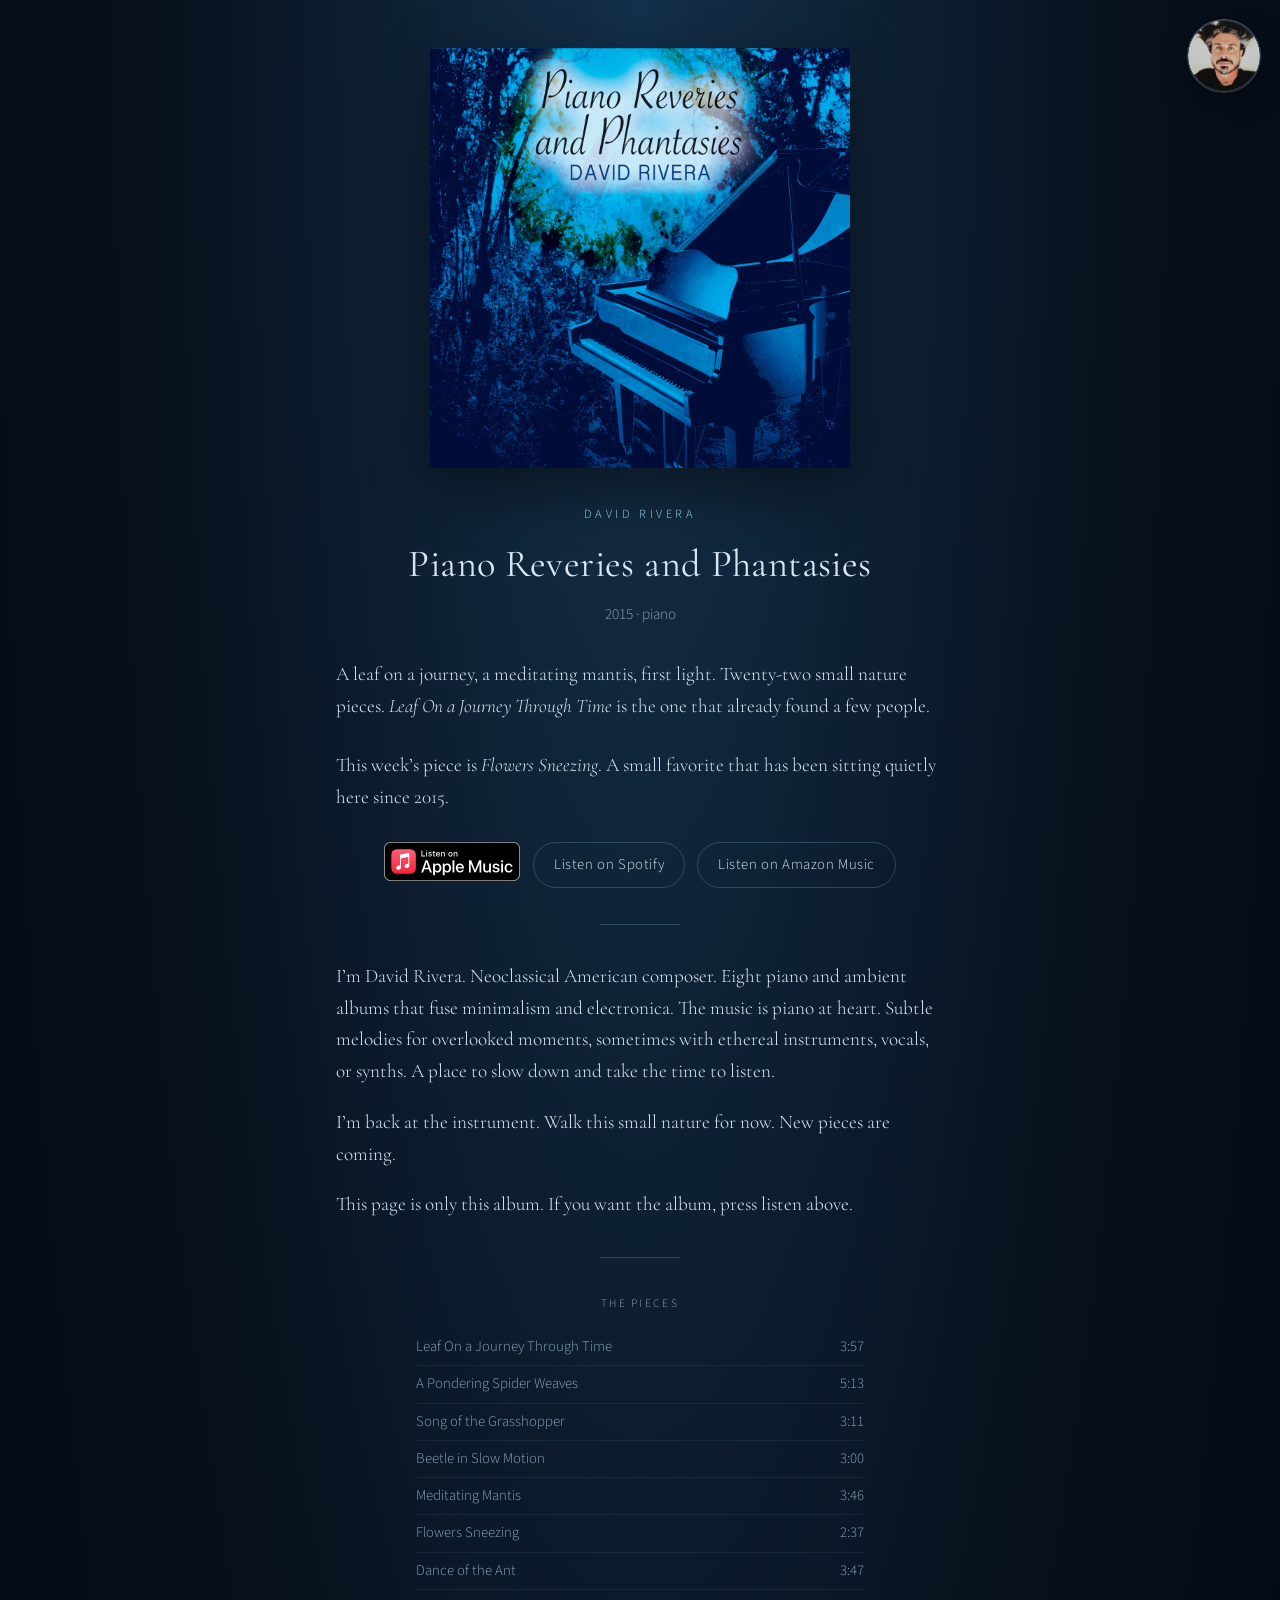
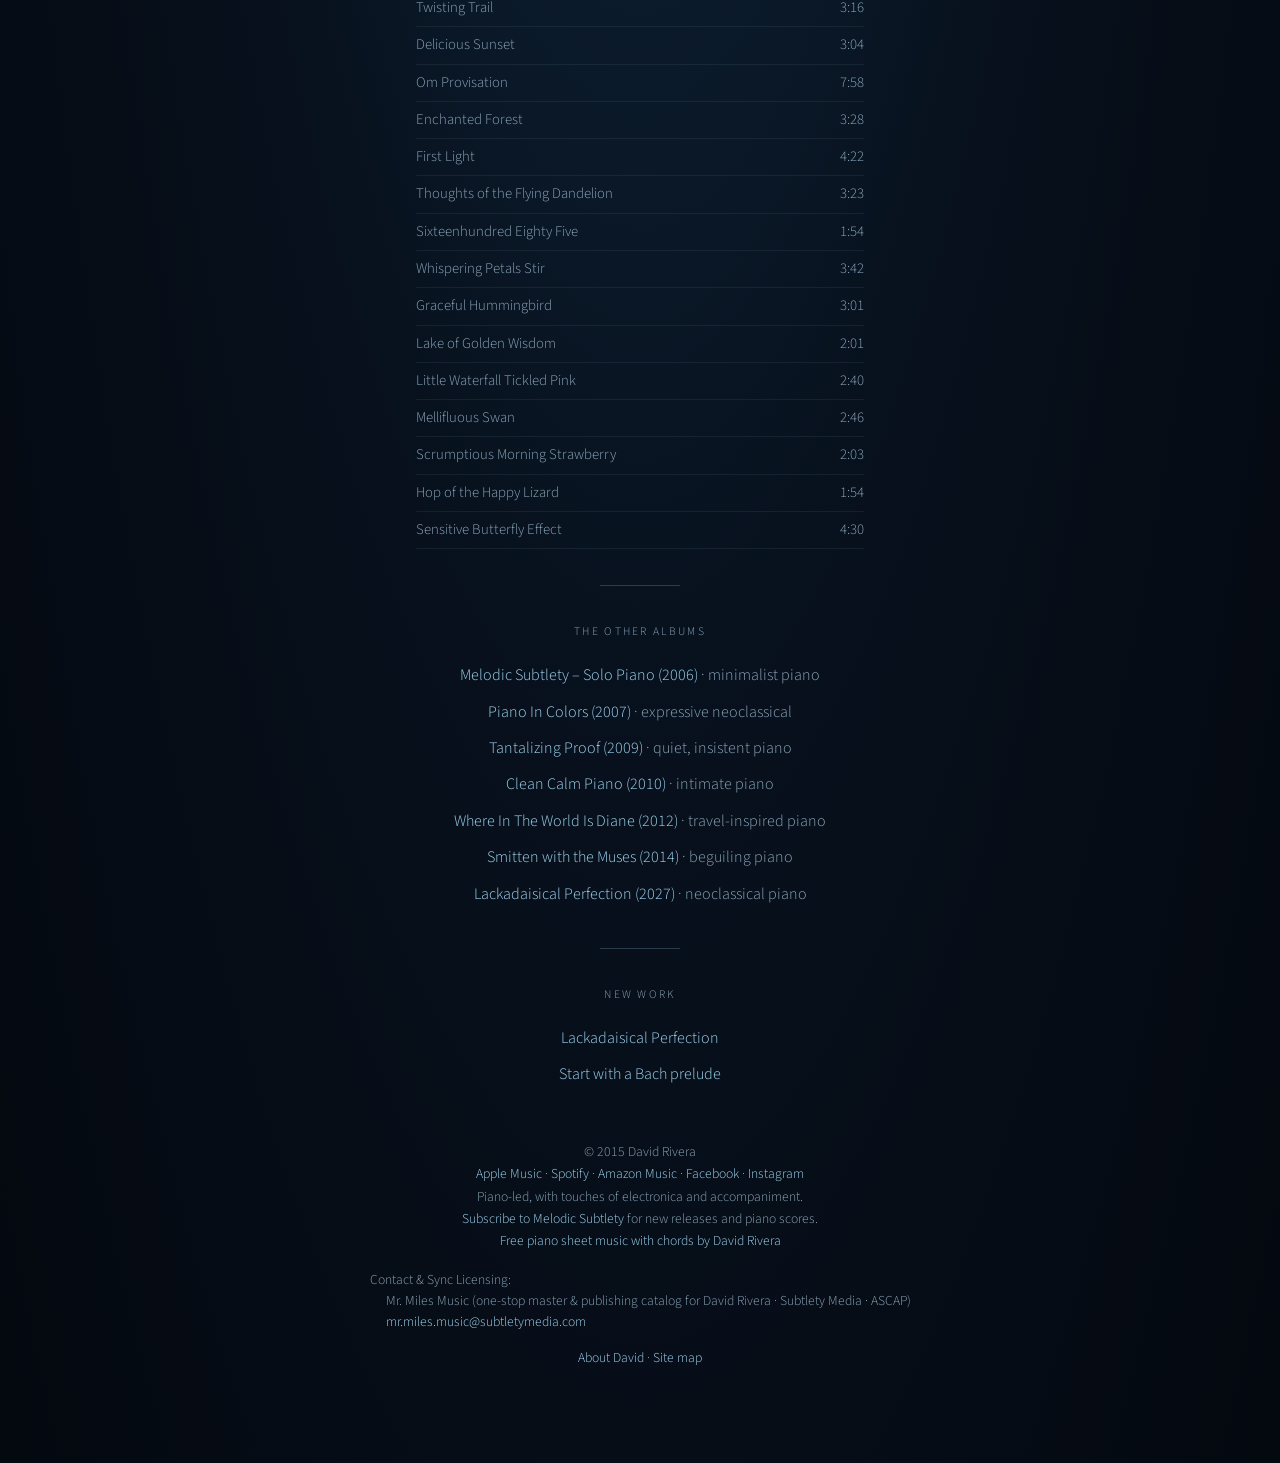
<file: index.html>
<!DOCTYPE html>
<html lang="en">
<head>
<meta charset="utf-8">
<link rel="sitemap" type="application/xml" title="Sitemap" href="/sitemap.xml">
<meta name="google-site-verification" content="2uWduGOjH4iI0aQv9qp-Reoj5HKkmGQ1-oBqHUxMhzQ">
<meta name="viewport" content="width=device-width, initial-scale=1">
<link rel="icon" href="/favicon.ico" sizes="any">
<link rel="icon" href="/favicon.svg" type="image/svg+xml">
<link rel="icon" type="image/png" sizes="32x32" href="/favicon-32.png">
<link rel="apple-touch-icon" href="/apple-touch-icon.png">
<title>Piano Pieces for Reading | Piano Reveries</title>
<meta name="description" content="Piano pieces for reading, journaling, a rainy afternoon, or drifting off to sleep. Twenty-two short nature pieces; start with Leaf On a Journey Through Time.">
<link rel="canonical" href="https://pianoreveries.com/">
<meta property="og:type" content="music.album">
<meta property="og:site_name" content="David Rivera">
<meta property="og:title" content="Piano Pieces for Reading | Piano Reveries">
<meta property="og:description" content="Piano pieces for reading, journaling, and drifting off to sleep. Twenty-two short nature pieces. Start with Leaf On a Journey Through Time.">
<meta property="og:url" content="https://pianoreveries.com/">
<meta property="og:image" content="https://pianoreveries.com/assets/piano-reveries-cover.jpg">
<meta property="og:image:width" content="1200">
<meta property="og:image:height" content="1200">
<meta property="og:image:alt" content="Cover of Piano Reveries and Phantasies: a piano in a blue forest">
<meta property="music:musician" content="https://open.spotify.com/artist/5qoC4NXvjfV3cylbXALzV3">
<meta name="twitter:card" content="summary_large_image">
<meta name="twitter:title" content="Piano Pieces for Reading | Piano Reveries">
<meta name="twitter:description" content="Piano pieces for reading, journaling, and drifting off to sleep. Twenty-two short nature pieces. Start with Leaf On a Journey Through Time.">
<meta name="twitter:image" content="https://pianoreveries.com/assets/piano-reveries-cover.jpg">
<meta name="twitter:image:alt" content="Cover of Piano Reveries and Phantasies: a piano in a blue forest">
<script type="application/ld+json">
{
  "@context": "https://schema.org",
  "@graph": [
    {
      "@type": "Person",
      "@id": "https://lackadaisicalperfection.com/about/#david-rivera",
      "name": "David Rivera",
      "jobTitle": "Neoclassical American composer",
      "description": "David Rivera is a neoclassical American composer of piano-led instrumental music. He plays and samples every instrument on his recordings himself. He is a member of ASCAP.",
      "url": "https://lackadaisicalperfection.com/about/",
      "nationality": {
        "@type": "Country",
        "name": "United States"
      },
      "memberOf": {
        "@type": "Organization",
        "name": "ASCAP",
        "url": "https://www.ascap.com/"
      },
      "affiliation": {
        "@id": "https://lackadaisicalperfection.com/about/#subtlety-media"
      },
      "sameAs": [
        "https://open.spotify.com/artist/5qoC4NXvjfV3cylbXALzV3",
        "https://music.apple.com/us/artist/david-rivera/1325691064",
        "https://music.amazon.com/artists/B0HJF4T4QZ",
        "https://x.com/melodicsubtlety",
        "https://www.facebook.com/pianoincolors",
        "https://www.instagram.com/pianodavid1492/",
        "https://www.pandora.com/artist/david-rivera/ARXtg47gfjlv3nJ",
        "https://www.youtube.com/@melodicsubtlety"
      ]
    },
    {
      "@type": "Organization",
      "@id": "https://lackadaisicalperfection.com/about/#subtlety-media",
      "name": "Subtlety Media, LLC",
      "url": "https://lackadaisicalperfection.com/about/"
    },
    {
      "@type": "MusicAlbum",
      "name": "Piano Reveries and Phantasies",
      "url": "https://pianoreveries.com/",
      "image": "https://pianoreveries.com/assets/piano-reveries-cover.jpg",
      "byArtist": {
        "@id": "https://lackadaisicalperfection.com/about/#david-rivera"
      },
      "datePublished": "2015",
      "numTracks": 22,
      "genre": [
        "Piano",
        "Neoclassical"
      ],
      "sameAs": [
        "https://music.apple.com/us/album/piano-reveries-and-phantasies/1034879736",
        "https://open.spotify.com/album/3Yo4sk9QOR7ToSO01Wn72U",
        "https://music.amazon.com/albums/B014LUOTLU"
      ],
      "description": "A leaf on a journey, a meditating mantis, first light. Twenty-two small nature pieces. Leaf On a Journey Through Time is the one that already found a few people.",
      "recordLabel": {
        "@id": "https://lackadaisicalperfection.com/about/#subtlety-media"
      },
      "track": [
        {
          "@type": "MusicRecording",
          "position": 1,
          "name": "Leaf On a Journey Through Time",
          "duration": "PT3M57S"
        },
        {
          "@type": "MusicRecording",
          "position": 2,
          "name": "A Pondering Spider Weaves",
          "duration": "PT5M13S"
        },
        {
          "@type": "MusicRecording",
          "position": 3,
          "name": "Song of the Grasshopper",
          "duration": "PT3M11S"
        },
        {
          "@type": "MusicRecording",
          "position": 4,
          "name": "Beetle in Slow Motion",
          "duration": "PT3M0S"
        },
        {
          "@type": "MusicRecording",
          "position": 5,
          "name": "Meditating Mantis",
          "duration": "PT3M46S"
        },
        {
          "@type": "MusicRecording",
          "position": 6,
          "name": "Flowers Sneezing",
          "duration": "PT2M37S"
        },
        {
          "@type": "MusicRecording",
          "position": 7,
          "name": "Dance of the Ant",
          "duration": "PT3M47S"
        },
        {
          "@type": "MusicRecording",
          "position": 8,
          "name": "Twisting Trail",
          "duration": "PT3M16S"
        },
        {
          "@type": "MusicRecording",
          "position": 9,
          "name": "Delicious Sunset",
          "duration": "PT3M4S"
        },
        {
          "@type": "MusicRecording",
          "position": 10,
          "name": "Om Provisation",
          "duration": "PT7M58S"
        },
        {
          "@type": "MusicRecording",
          "position": 11,
          "name": "Enchanted Forest",
          "duration": "PT3M28S"
        },
        {
          "@type": "MusicRecording",
          "position": 12,
          "name": "First Light",
          "duration": "PT4M22S"
        },
        {
          "@type": "MusicRecording",
          "position": 13,
          "name": "Thoughts of the Flying Dandelion",
          "duration": "PT3M23S"
        },
        {
          "@type": "MusicRecording",
          "position": 14,
          "name": "Sixteenhundred Eighty Five",
          "duration": "PT1M54S"
        },
        {
          "@type": "MusicRecording",
          "position": 15,
          "name": "Whispering Petals Stir",
          "duration": "PT3M42S"
        },
        {
          "@type": "MusicRecording",
          "position": 16,
          "name": "Graceful Hummingbird",
          "duration": "PT3M1S"
        },
        {
          "@type": "MusicRecording",
          "position": 17,
          "name": "Lake of Golden Wisdom",
          "duration": "PT2M1S"
        },
        {
          "@type": "MusicRecording",
          "position": 18,
          "name": "Little Waterfall Tickled Pink",
          "duration": "PT2M40S"
        },
        {
          "@type": "MusicRecording",
          "position": 19,
          "name": "Mellifluous Swan",
          "duration": "PT2M46S"
        },
        {
          "@type": "MusicRecording",
          "position": 20,
          "name": "Scrumptious Morning Strawberry",
          "duration": "PT2M3S"
        },
        {
          "@type": "MusicRecording",
          "position": 21,
          "name": "Hop of the Happy Lizard",
          "duration": "PT1M54S"
        },
        {
          "@type": "MusicRecording",
          "position": 22,
          "name": "Sensitive Butterfly Effect",
          "duration": "PT4M30S"
        }
      ],
      "publisher": {
        "@id": "https://lackadaisicalperfection.com/about/#subtlety-media"
      }
    }
  ]
}
</script>
<link rel="preconnect" href="https://fonts.googleapis.com">
<link rel="preconnect" href="https://fonts.gstatic.com" crossorigin>
<link href="https://fonts.googleapis.com/css2?family=Cormorant+Garamond:ital,wght@0,400;0,500;1,400&family=Source+Sans+3:wght@300;400;500&display=swap" rel="stylesheet">
<style>
  :root {
    --navy: #07101c;
    --ink: #d7e6f2;
    --mute: #8aa4b8;
    --glow: #9fd4f0;
    --line: rgba(159,212,240,0.22);
  }
  * { box-sizing: border-box; }
  html, body { margin: 0; padding: 0; }
  body {
    background: radial-gradient(ellipse at 50% 0%, #14304a 0%, #07101c 55%, #04080f 100%);
    color: var(--ink);
    font-family: "Source Sans 3", sans-serif;
    font-weight: 300;
    line-height: 1.65;
    min-height: 100vh;
  }
  main {
    max-width: 720px;
    margin: 0 auto;
    padding: 48px 24px 80px;
  }
  .cover {
    display: block;
    width: min(420px, 100%);
    margin: 0 auto 36px;
    border-radius: 4px;
    box-shadow: 0 20px 60px rgba(0,0,0,0.45);
  }
  h1 {
    font-family: "Cormorant Garamond", serif;
    font-weight: 400;
    font-size: clamp(1.8rem, 4vw, 2.4rem);
    text-align: center;
    margin: 0 0 6px;
    letter-spacing: 0.01em;
  }
  .byline {
    text-align: center;
    letter-spacing: 0.28em;
    text-transform: uppercase;
    font-size: 0.78rem;
    color: var(--glow);
    margin: 0 0 8px;
  }
  .year {
    text-align: center;
    color: var(--mute);
    font-size: 0.95rem;
    margin: 0 0 32px;
  }
  .album-note, .from-david {
    font-family: "Cormorant Garamond", serif;
    font-size: 1.2rem;
    max-width: 38rem;
    margin: 0 auto 28px;
  }
  .from-david p { margin: 0 0 1em; }
  .from-david p:last-child { margin-bottom: 0; }
  .rule {
    border: 0;
    border-top: 1px solid var(--line);
    width: 80px;
    margin: 36px auto;
  }
  .actions {
    display: flex;
    flex-wrap: wrap;
    gap: 12px;
    justify-content: center;
    margin: 8px 0 36px;
  }
  .apple-badge { display: inline-block; line-height: 0; }
  .apple-badge img { height: 40px; width: auto; vertical-align: middle; }
  .btn {
    display: inline-block;
    padding: 10px 20px;
    border: 1px solid var(--line);
    border-radius: 999px;
    color: var(--ink);
    text-decoration: none;
    letter-spacing: 0.04em;
    font-size: 0.92rem;
  }
  .btn:hover { border-color: var(--glow); color: #fff; }
  .tracks {
    list-style: none;
    padding: 0;
    margin: 0 auto;
    max-width: 28rem;
    color: var(--mute);
    font-size: 0.92rem;
  }
  .tracks li {
    display: flex;
    justify-content: space-between;
    gap: 16px;
    padding: 6px 0;
    border-bottom: 1px solid rgba(159,212,240,0.08);
  }
  .tracks .n { opacity: 0.55; min-width: 1.5em; }
  .label {
    text-align: center;
    letter-spacing: 0.2em;
    text-transform: uppercase;
    font-size: 0.72rem;
    color: var(--mute);
    margin: 0 0 16px;
  }
  footer {
    text-align: center;
    color: var(--mute);
    font-size: 0.85rem;
    margin-top: 48px;
  }
  footer a { color: var(--glow); text-decoration: none; }
  footer .contact {
    display: inline-block;
    margin-top: 1rem;
    text-align: left;
    line-height: 1.55;
  }
  footer .contact .who {
    padding-left: 1rem;
  }
  .catalog { list-style: none; padding: 0; margin: 0 auto 8px; max-width: 28rem; text-align: center; }
  .catalog li { padding: 5px 0; }
  .catalog a { color: var(--glow); text-decoration: none; }
  .catalog a:hover { text-decoration: underline; }
  .catalog .desc { color: var(--mute); }
  .new-work a { color: var(--glow); text-decoration: none; }
  .new-work a:hover { text-decoration: underline; }
</style>
<link rel="stylesheet" href="/assets/site-nav.css">
<script src="/assets/site-nav.js" defer></script>
<!-- Meta Pixel Code -->
<script>
!function(f,b,e,v,n,t,s)
{if(f.fbq)return;n=f.fbq=function(){n.callMethod?
n.callMethod.apply(n,arguments):n.queue.push(arguments)};
if(!f._fbq)f._fbq=n;n.push=n;n.loaded=!0;n.version='2.0';
n.queue=[];t=b.createElement(e);t.async=!0;
t.src=v;s=b.getElementsByTagName(e)[0];
s.parentNode.insertBefore(t,s)}(window, document,'script',
'https://connect.facebook.net/en_US/fbevents.js');
fbq('init', '257777058255900');
fbq('track', 'PageView');
</script>
<noscript><img height="1" width="1" alt="" style="display:none"
src="https://www.facebook.com/tr?id=257777058255900&ev=PageView&noscript=1"
/></noscript>
<!-- End Meta Pixel Code -->
</head>
<body>
<a class="skip-link" href="#content">Skip to content</a>
<main id="content">
  <img class="cover" src="assets/piano-reveries-cover.jpg" alt="Cover of Piano Reveries and Phantasies: a piano in a blue forest">
  <p class="byline">David Rivera</p>
  <h1>Piano Reveries and Phantasies</h1>
  <p class="year">2015 · piano</p>

  <p class="album-note">A leaf on a journey, a meditating mantis, first light. Twenty-two small nature pieces. <i>Leaf On a Journey Through Time</i> is the one that already found a few people.</p>
  <p class="album-note">This week’s piece is <i>Flowers Sneezing</i>. A small favorite that has been sitting quietly here since 2015.</p>

  <div class="actions">
    <a class="apple-badge" href="https://music.apple.com/us/album/piano-reveries-and-phantasies/1034879736?ls=1" target="_blank" rel="noopener"><img src="listen-on-apple-music.svg" alt="Listen on Apple Music" height="40"></a>
    <a class="btn" href="https://open.spotify.com/album/3Yo4sk9QOR7ToSO01Wn72U" target="_blank" rel="noopener">Listen on Spotify</a>
    <a class="btn" href="https://music.amazon.com/albums/B014LUOTLU" target="_blank" rel="noopener">Listen on Amazon Music</a>
  </div>

  <hr class="rule">

  <div class="from-david">
    <p>I’m David Rivera. Neoclassical American composer. Eight piano and ambient albums that fuse minimalism and electronica. The music is piano at heart. Subtle melodies for overlooked moments, sometimes with ethereal instruments, vocals, or synths. A place to slow down and take the time to listen.</p>
    <p>I’m back at the instrument. Walk this small nature for now. New pieces are coming.</p>
    <p>This page is only this album. If you want the album, press listen above.</p>
  </div>

  <hr class="rule">


  <p class="label">The pieces</p>
  <ol class="tracks">
    <li><span>Leaf On a Journey Through Time</span><span>3:57</span></li>
    <li><span>A Pondering Spider Weaves</span><span>5:13</span></li>
    <li><span>Song of the Grasshopper</span><span>3:11</span></li>
    <li><span>Beetle in Slow Motion</span><span>3:00</span></li>
    <li><span>Meditating Mantis</span><span>3:46</span></li>
    <li><span>Flowers Sneezing</span><span>2:37</span></li>
    <li><span>Dance of the Ant</span><span>3:47</span></li>
    <li><span>Twisting Trail</span><span>3:16</span></li>
    <li><span>Delicious Sunset</span><span>3:04</span></li>
    <li><span>Om Provisation</span><span>7:58</span></li>
    <li><span>Enchanted Forest</span><span>3:28</span></li>
    <li><span>First Light</span><span>4:22</span></li>
    <li><span>Thoughts of the Flying Dandelion</span><span>3:23</span></li>
    <li><span>Sixteenhundred Eighty Five</span><span>1:54</span></li>
    <li><span>Whispering Petals Stir</span><span>3:42</span></li>
    <li><span>Graceful Hummingbird</span><span>3:01</span></li>
    <li><span>Lake of Golden Wisdom</span><span>2:01</span></li>
    <li><span>Little Waterfall Tickled Pink</span><span>2:40</span></li>
    <li><span>Mellifluous Swan</span><span>2:46</span></li>
    <li><span>Scrumptious Morning Strawberry</span><span>2:03</span></li>
    <li><span>Hop of the Happy Lizard</span><span>1:54</span></li>
    <li><span>Sensitive Butterfly Effect</span><span>4:30</span></li>
  </ol>
  <hr class="rule">
  <p class="label">The other albums</p>
  <ul class="catalog">
    <li><a href="https://melodicsubtlety.com/">Melodic Subtlety – Solo Piano (2006)</a><span class="desc"> · minimalist piano</span></li>
    <li><a href="https://pianoincolors.com/">Piano In Colors (2007)</a><span class="desc"> · expressive neoclassical</span></li>
    <li><a href="https://tantalizingproof.com/">Tantalizing Proof (2009)</a><span class="desc"> · quiet, insistent piano</span></li>
    <li><a href="https://cleancalmpiano.com/">Clean Calm Piano (2010)</a><span class="desc"> · intimate piano</span></li>
    <li><a href="https://whereintheworldisdiane.com/">Where In The World Is Diane (2012)</a><span class="desc"> · travel-inspired piano</span></li>
    <li><a href="https://smittenwiththemuses.com/">Smitten with the Muses (2014)</a><span class="desc"> · beguiling piano</span></li>
    <li><a href="https://lackadaisicalperfection.com/">Lackadaisical Perfection (2027)</a><span class="desc"> · neoclassical piano</span></li>
  </ul>


  <hr class="rule">
  <p class="label">New work</p>
  <ul class="catalog new-work" style="margin:0 auto 24px;">
    <li><a href="https://lackadaisicalperfection.com">Lackadaisical Perfection</a></li>
    <li><a href="https://soundcloud.com/davidtwopointoh/bach_prelude_iv_cinematic_remi" target="_blank" rel="noopener">Start with a Bach prelude</a></li>
  </ul>

  <footer>
    © 2015 David Rivera
    <br>
    <a href="https://music.apple.com/us/artist/david-rivera/1325691064?ls=1" target="_blank" rel="noopener">Apple Music</a>
    ·
    <a href="https://open.spotify.com/artist/5qoC4NXvjfV3cylbXALzV3" target="_blank" rel="noopener">Spotify</a>
    ·
    <a href="https://music.amazon.com/artists/B0HJF4T4QZ" target="_blank" rel="noopener">Amazon Music</a>
    ·
    <a href="https://www.facebook.com/pianoincolors" target="_blank" rel="noopener" aria-label="David and his Piano on Facebook">Facebook</a>
    ·
    <a href="https://www.instagram.com/pianodavid1492/" target="_blank" rel="noopener" aria-label="David Rivera on Instagram">Instagram</a><br>
    Piano-led, with touches of electronica and accompaniment.
    <br>
    <a href="https://lackadaisicalperfection.com/subscribe/">Subscribe to Melodic Subtlety</a> for new releases and piano scores.
    <br>
    <a href="https://lackadaisicalperfection.com/scores/">Free piano sheet music with chords by David Rivera</a>
    <br>
    <div class="contact">
      Contact &amp; Sync Licensing:
      <div class="who">
        Mr. Miles Music (one-stop master &amp; publishing catalog for David Rivera · Subtlety Media · ASCAP)<br>
        <a href="mailto:mr.miles.music@subtletymedia.com">mr.miles.music@subtletymedia.com</a>
      </div>
    </div>
    <p class="footer-stores"><a href="https://lackadaisicalperfection.com/about/">About David</a> · <a href="/sitemap/">Site map</a></p>
  </footer>
</main>
<!-- GoatCounter: privacy-friendly page view + score-download counts (no cookies). -->
<script>window.goatcounter = {path: function(p) { return location.host + p }}</script>
<script data-goatcounter="https://subtletymedia.goatcounter.com/count" async src="https://gc.zgo.at/count.js"></script>
</body>
</html>
</file>
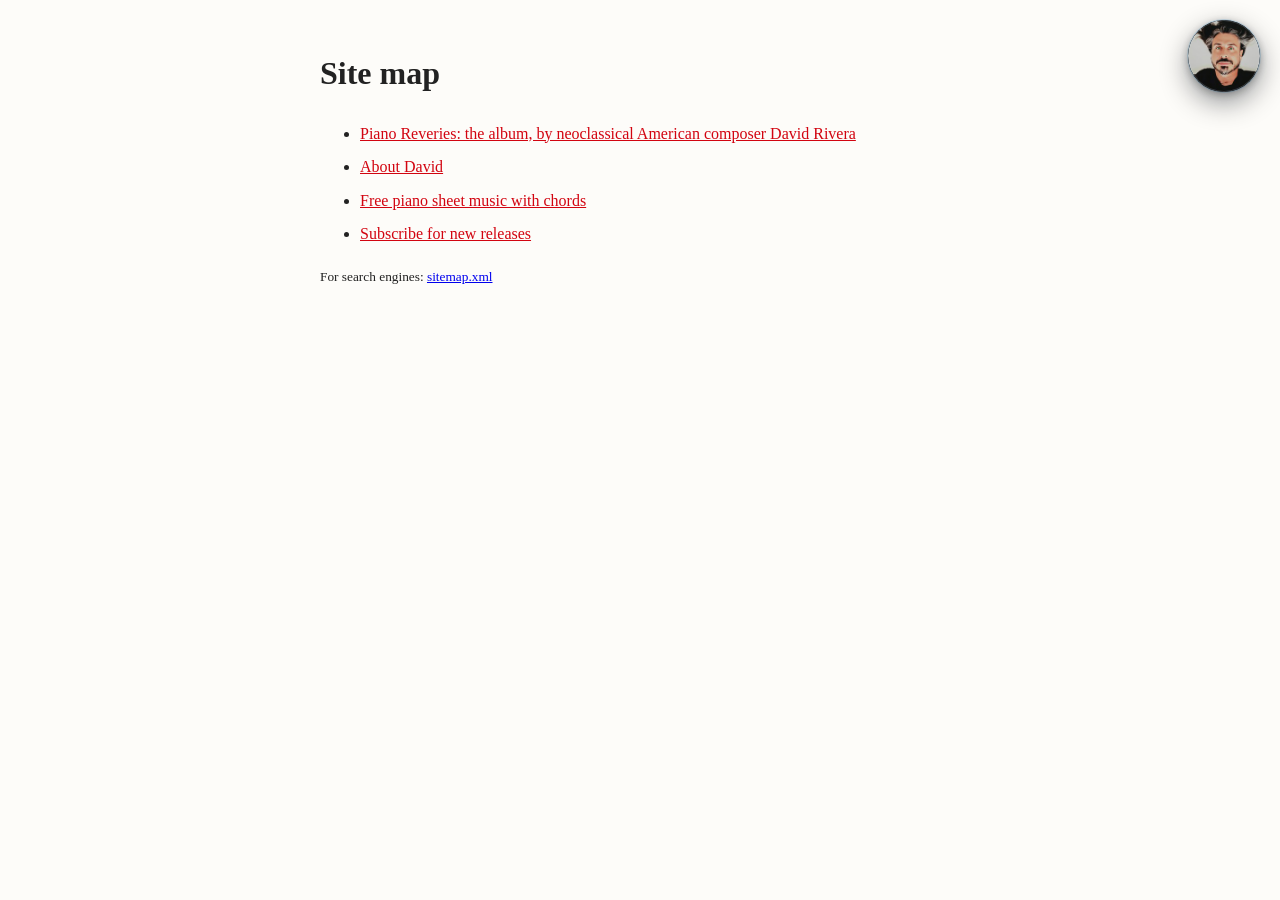
<file: sitemap/index.html>
<!DOCTYPE html>
<html lang="en">
<head>
<meta charset="utf-8">
<meta name="viewport" content="width=device-width, initial-scale=1">
<title>Site map | Piano Reveries</title>
<meta name="robots" content="noindex, follow">
<link rel="canonical" href="https://pianoreveries.com/sitemap/">
<link rel="icon" href="/favicon.svg" type="image/svg+xml">
<link rel="sitemap" type="application/xml" title="Sitemap" href="/sitemap.xml">
<style>
body{font-family:Georgia,serif;max-width:640px;margin:3rem auto;padding:0 1.25rem;line-height:1.6;color:#222;background:#fdfcf9}
body > ul a{color:#D20410}
body > ul li{margin:.5rem 0}
</style>
<link rel="stylesheet" href="/assets/site-nav.css">
<script src="/assets/site-nav.js" defer></script>
<!-- Meta Pixel Code -->
<script>
!function(f,b,e,v,n,t,s)
{if(f.fbq)return;n=f.fbq=function(){n.callMethod?
n.callMethod.apply(n,arguments):n.queue.push(arguments)};
if(!f._fbq)f._fbq=n;n.push=n;n.loaded=!0;n.version='2.0';
n.queue=[];t=b.createElement(e);t.async=!0;
t.src=v;s=b.getElementsByTagName(e)[0];
s.parentNode.insertBefore(t,s)}(window, document,'script',
'https://connect.facebook.net/en_US/fbevents.js');
fbq('init', '257777058255900');
fbq('track', 'PageView');
</script>
<noscript><img height="1" width="1" alt="" style="display:none"
src="https://www.facebook.com/tr?id=257777058255900&ev=PageView&noscript=1"
/></noscript>
<!-- End Meta Pixel Code -->
</head>
<body>
<h1>Site map</h1>
<ul>
<li><a href="/">Piano Reveries: the album, by neoclassical American composer David Rivera</a></li>
<li><a href="https://lackadaisicalperfection.com/about/">About David</a></li>
<li><a href="https://lackadaisicalperfection.com/scores/">Free piano sheet music with chords</a></li>
<li><a href="https://lackadaisicalperfection.com/subscribe/">Subscribe for new releases</a></li>
</ul>
<p><small>For search engines: <a href="/sitemap.xml">sitemap.xml</a></small></p>
</body>
</html>
</file>
<file: assets/site-nav.css>
/* Photo button and page menu. Colors follow the album page. */
:root {
  --nav-ink: #d7e6f2;
  --nav-glow: #9fd4f0;
  --nav-navy: #07101c;
  --nav-line: rgba(159, 212, 240, 0.28);
  --nav-size: 72px;
  --nav-inset: 20px;
}

.nav-toggle {
  position: fixed;
  z-index: 40;
  top: max(var(--nav-inset), env(safe-area-inset-top, 0px));
  right: max(var(--nav-inset), env(safe-area-inset-right, 0px));
  width: var(--nav-size);
  height: var(--nav-size);
  margin: 0;
  padding: 0;
  border: 0;
  border-radius: 50%;
  background: var(--nav-navy);
  cursor: pointer;
  overflow: hidden;
  -webkit-tap-highlight-color: transparent;
  box-shadow:
    0 10px 28px rgba(4, 8, 15, 0.45),
    0 2px 8px rgba(4, 8, 15, 0.28),
    0 0 0 1px rgba(159, 212, 240, 0.42);
}

.nav-toggle img {
  display: block;
  width: 100%;
  height: 100%;
  object-fit: cover;
  border-radius: 50%;
}

.nav-toggle::after {
  content: "";
  position: absolute;
  inset: 0;
  border-radius: 50%;
  pointer-events: none;
  box-shadow: inset 0 0 0 1px rgba(215, 230, 242, 0.2);
}

.nav-toggle:hover {
  box-shadow:
    0 12px 32px rgba(4, 8, 15, 0.5),
    0 2px 8px rgba(4, 8, 15, 0.3),
    0 0 0 1px rgba(159, 212, 240, 0.62);
}

.nav-toggle[aria-expanded="true"] {
  box-shadow:
    0 10px 28px rgba(4, 8, 15, 0.45),
    0 2px 8px rgba(4, 8, 15, 0.28),
    0 0 0 1px rgba(159, 212, 240, 0.78);
}

.nav-toggle:focus {
  outline: none;
}

.nav-toggle:focus-visible {
  outline: 2px solid var(--nav-glow);
  outline-offset: 4px;
}

.site-menu {
  position: fixed;
  z-index: 39;
  top: calc(max(var(--nav-inset), env(safe-area-inset-top, 0px)) + var(--nav-size) + 14px);
  right: max(var(--nav-inset), env(safe-area-inset-right, 0px));
  width: min(17.5rem, calc(100vw - 28px - env(safe-area-inset-left, 0px) - env(safe-area-inset-right, 0px)));
  max-height: calc(100vh - var(--nav-size) - var(--nav-inset) - 36px);
  max-height: calc(100dvh - var(--nav-size) - var(--nav-inset) - 36px - env(safe-area-inset-bottom, 0px));
  margin: 0;
  padding: 0;
  overflow: auto;
  overscroll-behavior: contain;
  background: rgba(7, 16, 28, 0.94);
  border: 1px solid var(--nav-line);
  border-radius: 10px;
  box-shadow: 0 18px 46px rgba(4, 8, 15, 0.42);
  backdrop-filter: blur(12px);
  -webkit-backdrop-filter: blur(12px);
  opacity: 0;
  transform: translateY(-8px);
  transition: opacity 0.28s ease, transform 0.28s ease;
}

.site-menu ul {
  list-style: none;
  margin: 0;
  padding: 0.7rem 0;
}

.site-menu.is-open {
  opacity: 1;
  transform: translateY(0);
}

.site-menu a {
  display: block;
  padding: 0.78rem 1.45rem;
  color: var(--nav-ink);
  font-family: "Cormorant Garamond", "Palatino Linotype", Palatino, Georgia, serif;
  font-size: 1.4rem;
  font-weight: 400;
  letter-spacing: 0.01em;
  line-height: 1.25;
  text-decoration: none;
}

.site-menu a:hover {
  color: var(--nav-glow);
}

.site-menu a:focus {
  outline: none;
}

.site-menu a:focus-visible {
  outline: 2px solid var(--nav-glow);
  outline-offset: -3px;
  color: var(--nav-glow);
}

@media (max-width: 760px) {
  :root {
    --nav-size: 64px;
    --nav-inset: 14px;
  }

  body > main {
    padding-top: 96px;
  }
}

@media (prefers-reduced-motion: reduce) {
  .site-menu {
    transform: none;
    transition: none;
  }
}

.album-index {
  border-top: 1px solid var(--nav-line);
  margin: 0;
  padding: 0.75rem 0 0.35rem;
}

.album-index-label {
  margin: 0;
  padding: 0 0.95rem 0.3rem;
  font-family: "Source Sans 3", sans-serif;
  font-size: 0.72rem;
  font-weight: 400;
  letter-spacing: 0.2em;
  text-transform: uppercase;
  color: #8aa4b8;
}

.site-menu .album-list {
  list-style: none;
  margin: 0;
  padding: 0 0 0.35rem;
}

.site-menu .album-list a,
.site-menu .album-list .is-here {
  display: flex;
  align-items: center;
  gap: 0.7rem;
  padding: 0.38rem 0.9rem;
  color: var(--nav-ink);
  font-family: "Cormorant Garamond", "Palatino Linotype", Palatino, Georgia, serif;
  font-size: 1.15rem;
  font-weight: 400;
  letter-spacing: 0.01em;
  line-height: 1.2;
  text-decoration: none;
}

.site-menu .album-list .album-copy {
  display: flex;
  flex-direction: column;
  gap: 0.12rem;
  min-width: 0;
}

.site-menu .album-list img {
  width: 48px;
  height: 48px;
  flex: none;
  object-fit: cover;
  border-radius: 2px;
}

.site-menu .album-list a:hover {
  color: var(--nav-glow);
}

.site-menu .album-list .is-here {
  color: #8aa4b8;
  cursor: default;
}

.site-menu .album-list .here-label {
  font-family: "Source Sans 3", sans-serif;
  font-size: 0.68rem;
  font-weight: 400;
  letter-spacing: 0.14em;
  text-transform: uppercase;
  line-height: 1.2;
  color: #8aa4b8;
}

@media (max-width: 760px) {
  .site-menu .album-list {
    display: grid;
    grid-template-columns: 1fr 1fr;
    gap: 0.7rem 0.55rem;
    padding: 0.15rem 0.85rem 0.75rem;
  }

  .site-menu .album-list a,
  .site-menu .album-list .is-here {
    flex-direction: column;
    align-items: flex-start;
    gap: 0.35rem;
    padding: 0;
    font-size: 1.05rem;
  }
}

/* Off-screen until focused, then fixed, so it never shifts the cover. */
.skip-link {
  position: absolute;
  width: 1px;
  height: 1px;
  padding: 0;
  margin: -1px;
  overflow: hidden;
  clip: rect(0, 0, 0, 0);
  white-space: nowrap;
  border: 0;
}
.skip-link:focus {
  position: fixed;
  z-index: 50;
  top: 12px;
  left: 12px;
  width: auto;
  height: auto;
  margin: 0;
  padding: 0.55rem 0.9rem;
  overflow: visible;
  clip: auto;
  background: var(--nav-glow);
  color: var(--nav-navy);
  font-family: "Source Sans 3", sans-serif;
  font-size: 0.95rem;
  font-weight: 500;
  line-height: 1.2;
  text-decoration: none;
  border-radius: 4px;
}
</file>
